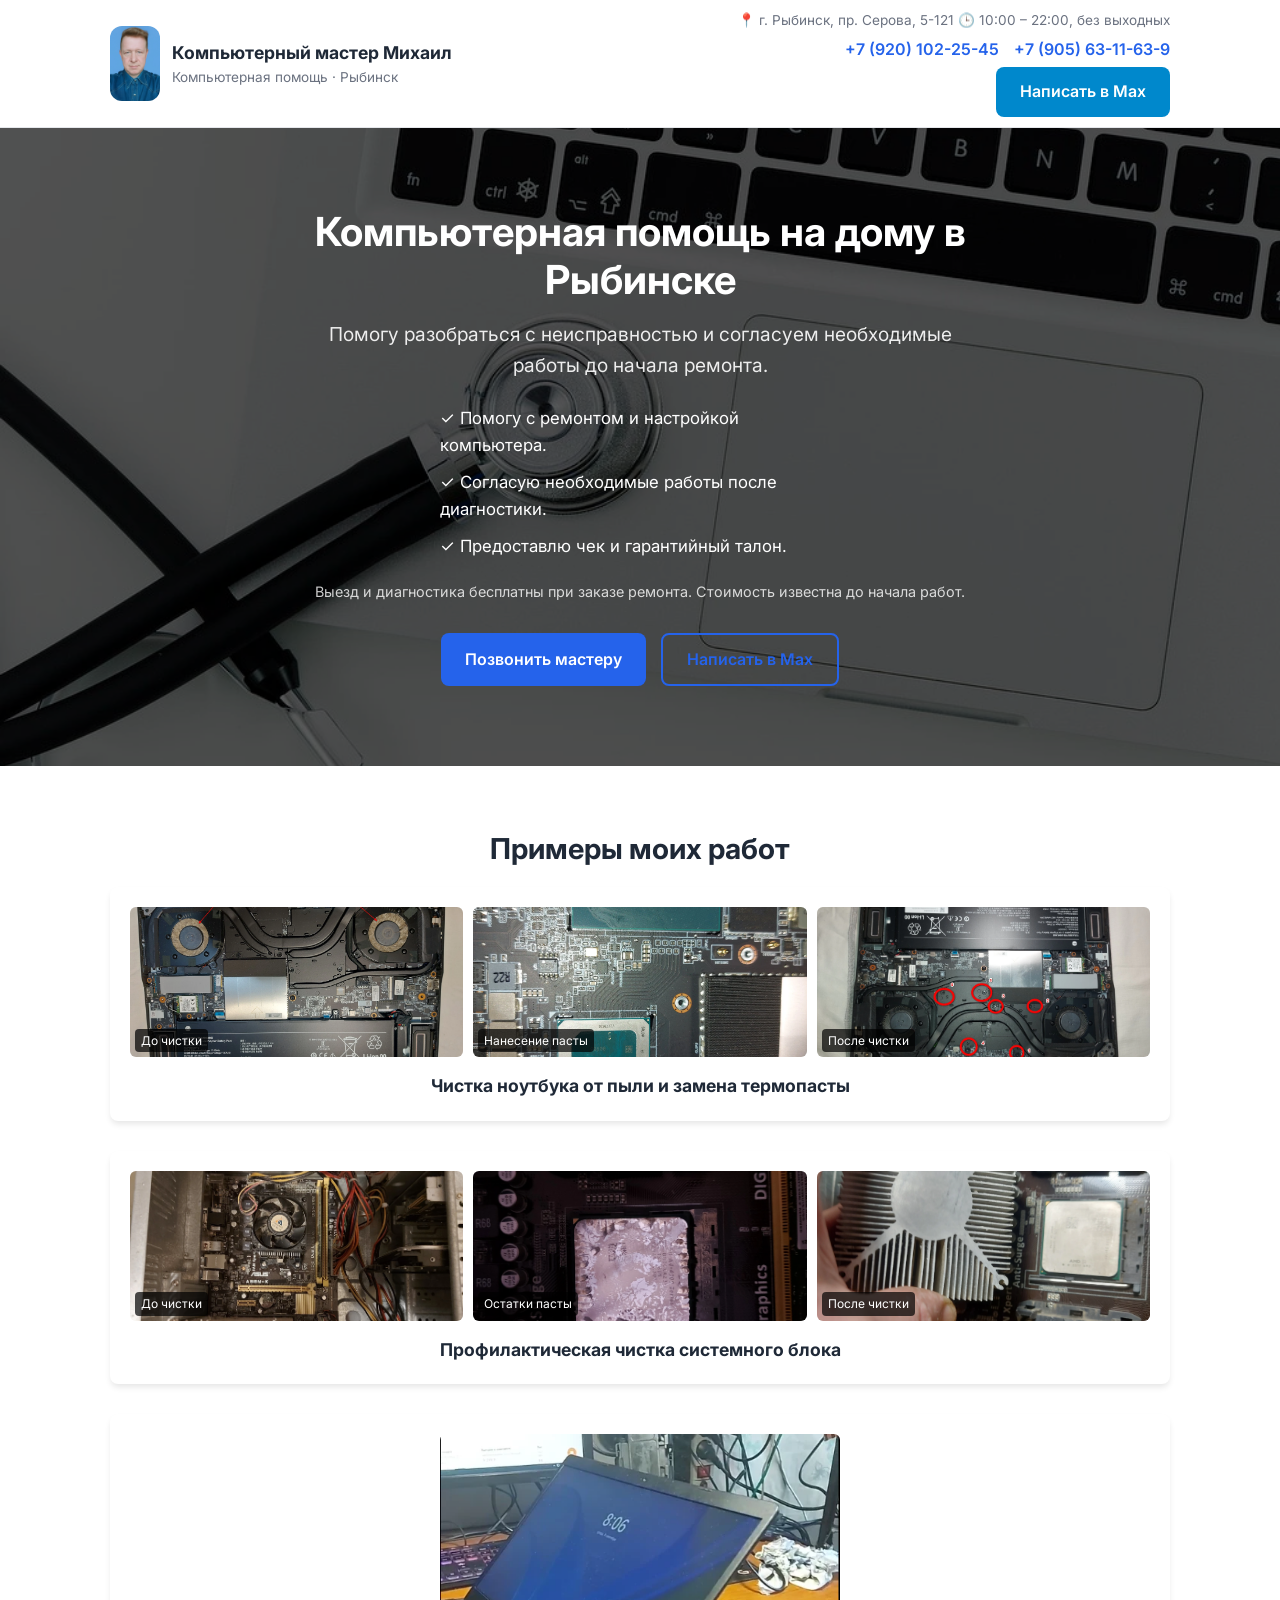
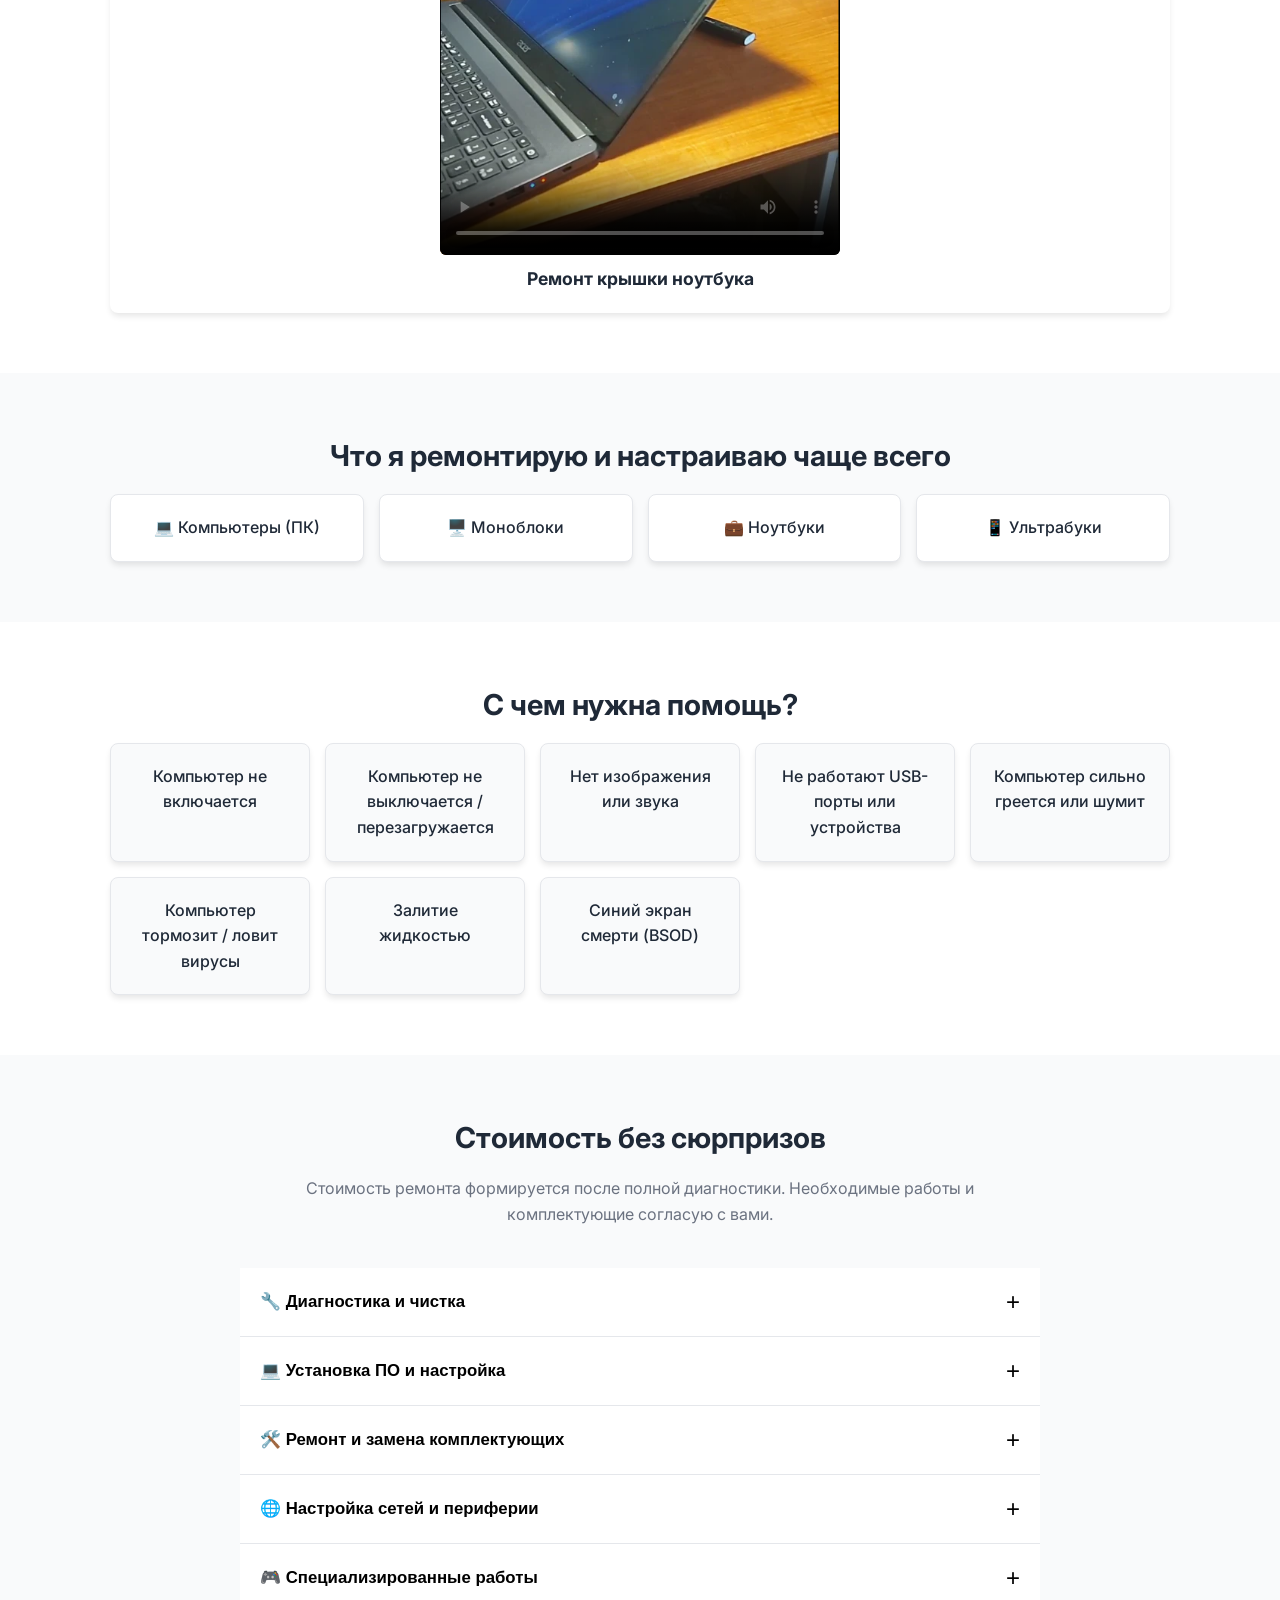
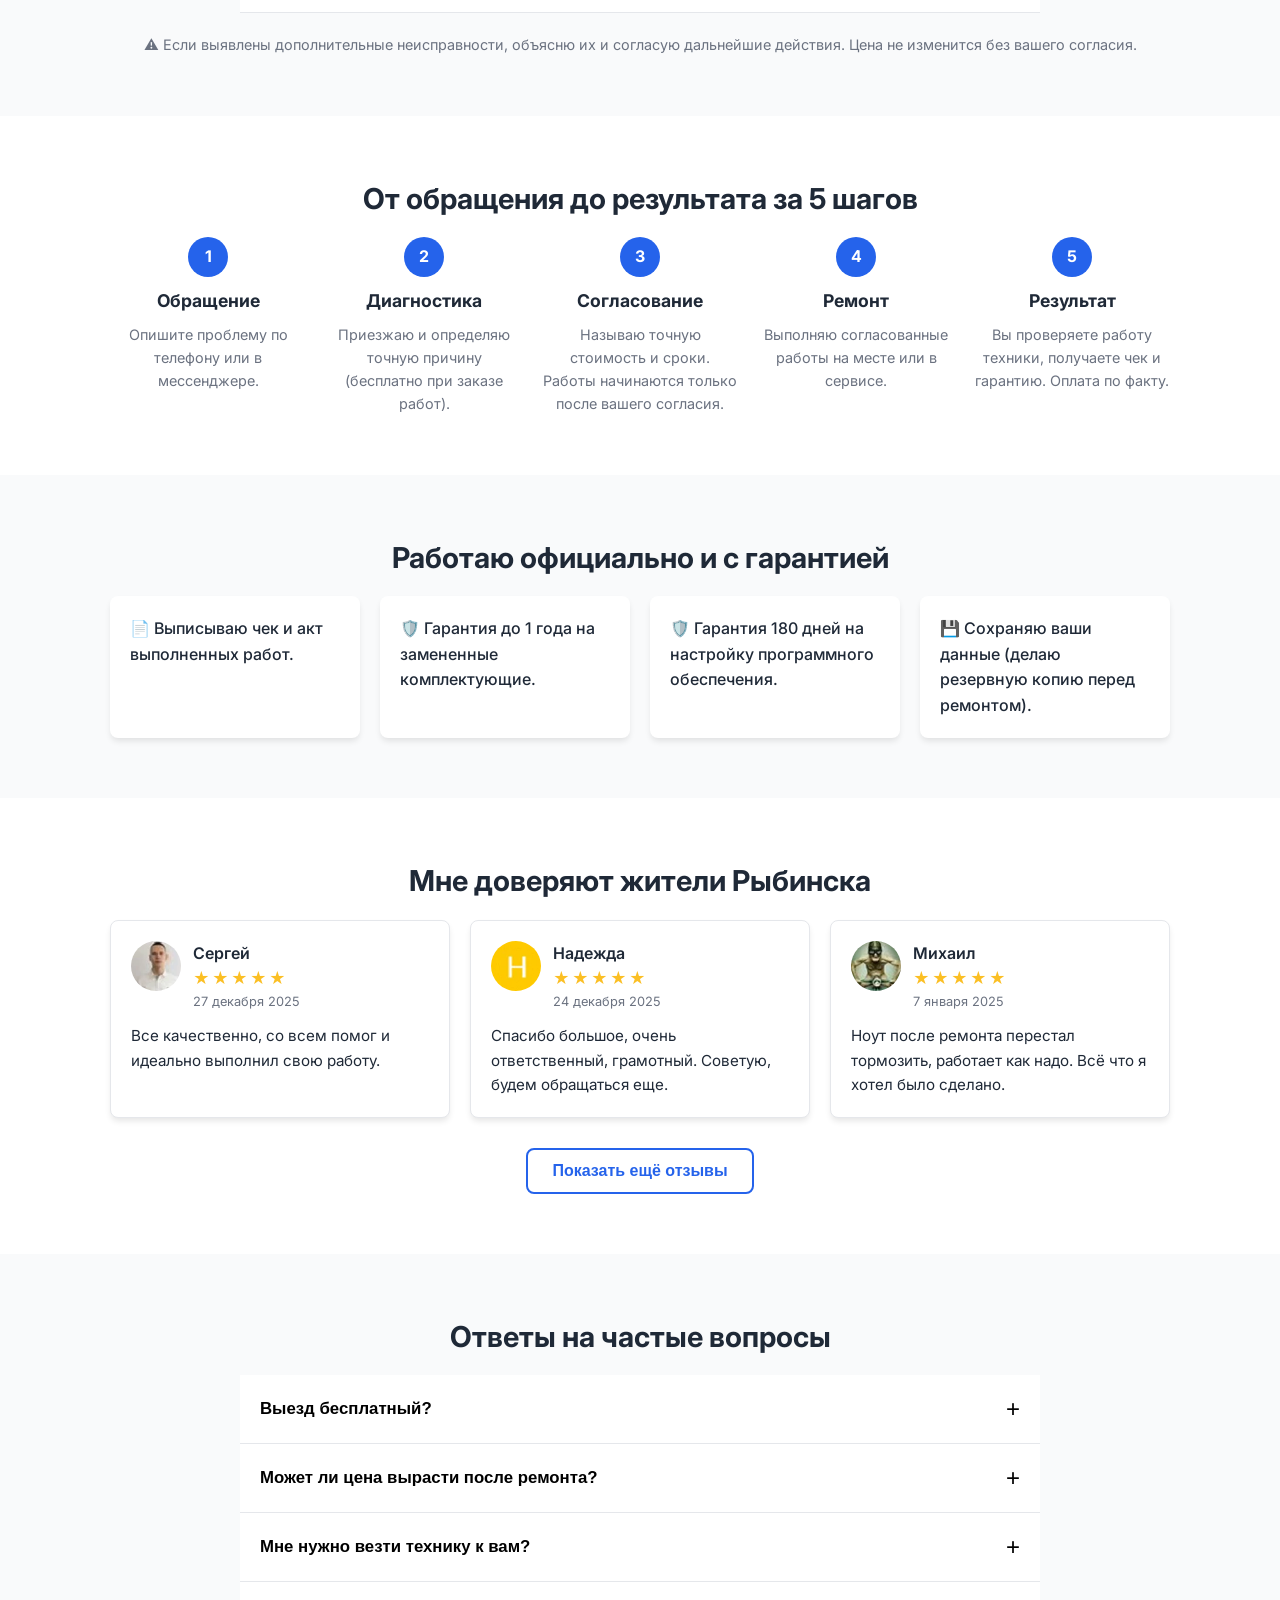
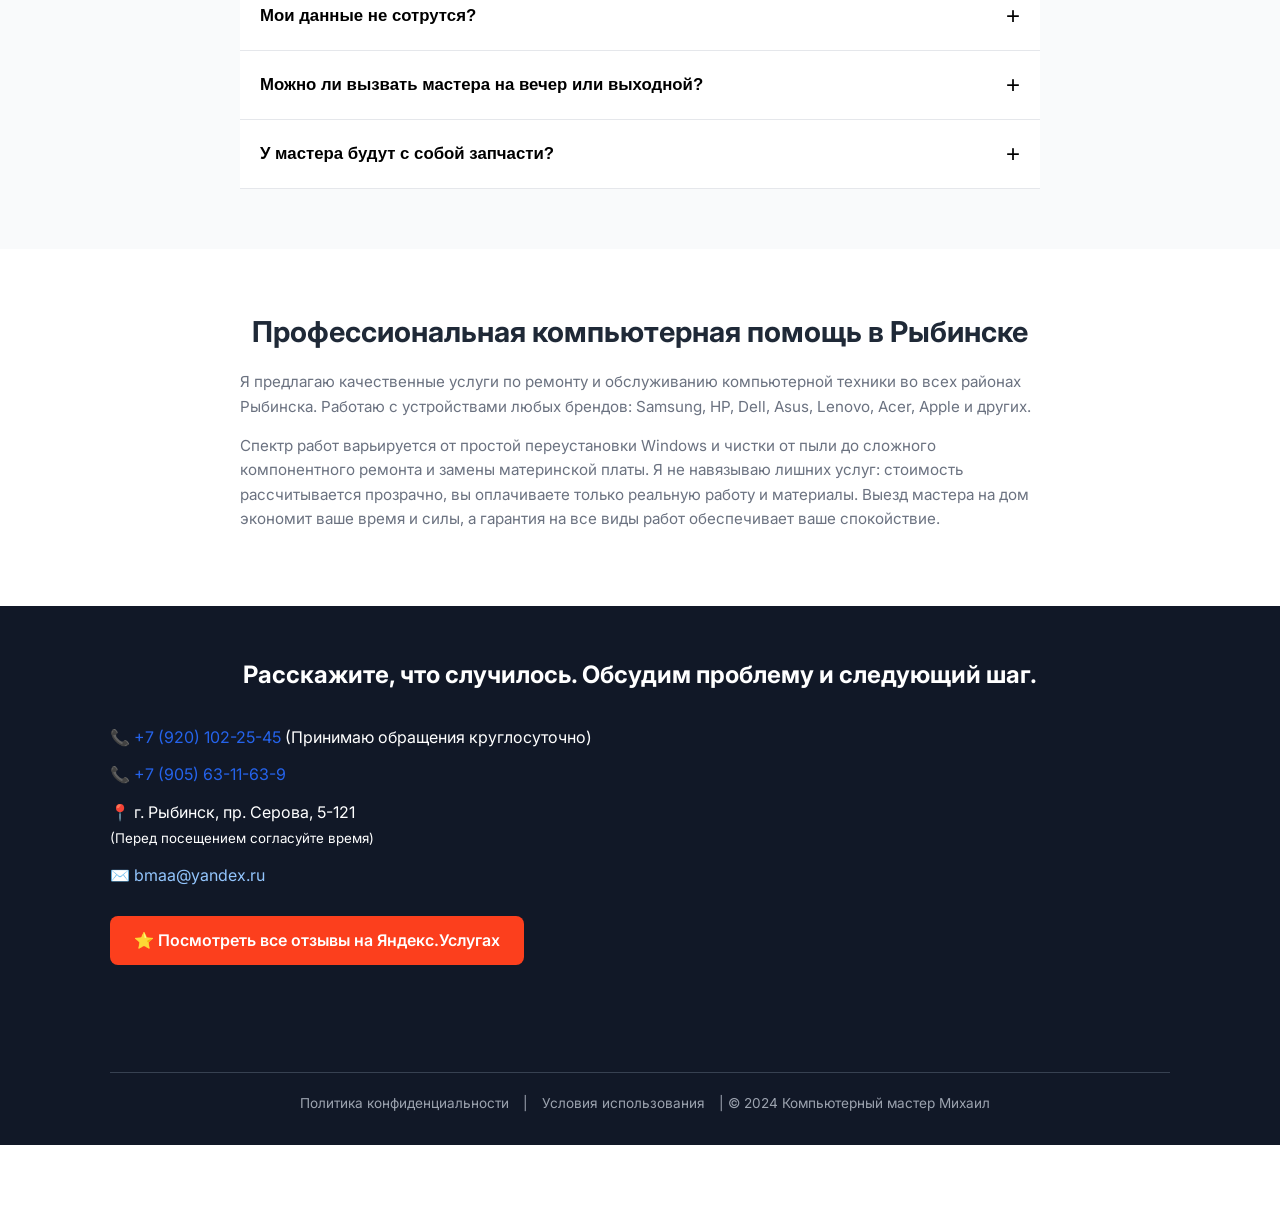
<file: index.html>
<!DOCTYPE html>
<html lang="ru">
<head>
    <meta charset="UTF-8">
    <meta name="viewport" content="width=device-width, initial-scale=1.0">
    <title>Компьютерный мастер Михаил | Ремонт компьютеров и ноутбуков в Рыбинске</title>
	<link rel="icon" type="image/svg+xml" href="data:image/svg+xml,%3Csvg xmlns='http://www.w3.org/2000/svg' viewBox='0 0 64 64'%3E%3Crect x='10' y='10' width='44' height='36' rx='4' fill='%230f172a'/%3E%3Crect x='14' y='14' width='36' height='28' rx='2' fill='%232563eb'/%3E%3Cpath d='M6 48 L58 48 L62 54 L2 54 Z' fill='%23334155'/%3E%3C/svg%3E">
    <meta name="description" content="Срочная компьютерная помощь на дому в Рыбинске. Ремонт ноутбуков, ПК, чистка от пыли, установка Windows. Выезд и диагностика бесплатно. Гарантия.">
    <link rel="stylesheet" href="styles.css">
    <link rel="preconnect" href="https://fonts.googleapis.com">
    <link rel="preconnect" href="https://fonts.gstatic.com" crossorigin>
    <link href="https://fonts.googleapis.com/css2?family=Inter:wght@400;500;600;700&display=swap" rel="stylesheet">
<!-- Yandex.Metrika counter -->
	<script type="text/javascript">
		(function(m,e,t,r,i,k,a){
			m[i]=m[i]||function(){(m[i].a=m[i].a||[]).push(arguments)};
			m[i].l=1*new Date();
			for (var j = 0; j < document.scripts.length; j++) {if (document.scripts[j].src === r) { return; }}
			k=e.createElement(t),a=e.getElementsByTagName(t)[0],k.async=1,k.src=r,a.parentNode.insertBefore(k,a)
		})(window, document,'script','https://mc.yandex.ru/metrika/tag.js?id=114152441', 'ym');

		ym(114152441, 'init', {ssr:true, webvisor:true, clickmap:true, ecommerce:"dataLayer", referrer: document.referrer, url: location.href, accurateTrackBounce:true, trackLinks:true});
	</script>
	<noscript><div><img src="https://mc.yandex.ru/watch/114152441" style="position:absolute; left:-9999px;" alt="" /></div></noscript>
<!-- /Yandex.Metrika counter -->	
</head>
<body>

    <!-- Шапка -->
    <header class="header">
        <div class="container header__inner">
            <div class="header__logo">
                <img src="img/avatar.webp" alt="Мастер Михаил" class="header__avatar" width="50" height="50" loading="lazy">
                <div class="header__info">
                    <span class="header__name">Компьютерный мастер Михаил</span>
                    <span class="header__descriptor">Компьютерная помощь · Рыбинск</span>
                </div>
            </div>
            <div class="header__contacts">
                <div class="header__address">
                    <span>📍 г. Рыбинск, пр. Серова, 5-121</span>
                    <span>🕒 10:00 – 22:00, без выходных</span>
                </div>
                <div class="header__phones">
                    <a href="tel:+79201022545" class="phone-link">+7 (920) 102-25-45</a>
                    <a href="tel:+79056311639" class="phone-link">+7 (905) 63-11-63-9</a>
                </div>
                <a href="https://max.ru/u/f9LHodD0cOLKvyfUFkgpWPVbNnKgt8n8pxTm1MqL_Vqk6Alpi-dypfdpvrs" target="_blank" rel="noopener" class="btn btn--max">Написать в Max</a>
            </div>
        </div>
    </header>

    <main>
        <!-- Первый экран -->
        <section class="hero" style="background-image: linear-gradient(rgba(0,0,0,0.65), rgba(0,0,0,0.65)), url('img/title.webp');">
            <div class="container hero__content">
                <h1>Компьютерная помощь на дому в Рыбинске</h1>
                <p class="hero__subtitle">Помогу разобраться с неисправностью и согласуем необходимые работы до начала ремонта.</p>
                <ul class="hero__benefits">
                    <li>✓ Помогу с ремонтом и настройкой компьютера.</li>
                    <li>✓ Согласую необходимые работы после диагностики.</li>
                    <li>✓ Предоставлю чек и гарантийный талон.</li>
                </ul>
                <p class="hero__trust">Выезд и диагностика бесплатны при заказе ремонта. Стоимость известна до начала работ.</p>
                <div class="hero__actions">
                    <a href="tel:+79201022545" class="btn btn--primary">Позвонить мастеру</a>
                    <a href="https://max.ru/u/f9LHodD0cOLKvyfUFkgpWPVbNnKgt8n8pxTm1MqL_Vqk6Alpi-dypfdpvrs" target="_blank" rel="noopener" class="btn btn--outline">Написать в Max</a>
                </div>
            </div>
        </section>

        <!-- Примеры работ -->
        <section class="section" id="works">
            <div class="container">
                <h2 class="section__title">Примеры моих работ</h2>
                <div class="gallery">
                    <div class="gallery__item">
                        <div class="gallery__grid">
                            <div class="gallery__photo">
                                <img src="works/11.webp" alt="Ноутбук до чистки" loading="lazy">
                                <span class="gallery__caption">До чистки</span>
                            </div>
                            <div class="gallery__photo">
                                <img src="works/12.webp" alt="Нанесение термопасты" loading="lazy">
                                <span class="gallery__caption">Нанесение пасты</span>
                            </div>
                            <div class="gallery__photo">
                                <img src="works/13.webp" alt="Ноутбук после чистки" loading="lazy">
                                <span class="gallery__caption">После чистки</span>
                            </div>
                        </div>
                        <h3 class="gallery__title">Чистка ноутбука от пыли и замена термопасты</h3>
                    </div>
                    <div class="gallery__item">
                        <div class="gallery__grid">
                            <div class="gallery__photo">
                                <img src="works/21.webp" alt="Компьютер до чистки" loading="lazy">
                                <span class="gallery__caption">До чистки</span>
                            </div>
                            <div class="gallery__photo">
                                <img src="works/22.webp" alt="Остатки старой пасты" loading="lazy">
                                <span class="gallery__caption">Остатки пасты</span>
                            </div>
                            <div class="gallery__photo">
                                <img src="works/23.webp" alt="Компьютер после чистки" loading="lazy">
                                <span class="gallery__caption">После чистки</span>
                            </div>
                        </div>
                        <h3 class="gallery__title">Профилактическая чистка системного блока</h3>
                    </div>
					<div class="gallery__item">
                        <div class="gallery__video" style="max-width: 400px; margin: 0 auto;">
                            <video controls poster="works/video-preview.webp" loading="lazy" style="width: 100%; border-radius: 6px; display: block;">
                                <source src="works/video.mp4" type="video/mp4">
                                Ваш браузер не поддерживает видео.
                            </video>
                        </div>
                        <h3 class="gallery__title">Ремонт крышки ноутбука</h3>
                    </div>
                </div>
            </div>
        </section>

        <!-- Что я ремонтирую -->
        <section class="section section--gray">
            <div class="container">
                <h2 class="section__title">Что я ремонтирую и настраиваю чаще всего</h2>
                <div class="devices-grid">
                    <div class="device-card">💻 Компьютеры (ПК)</div>
                    <div class="device-card">🖥️ Моноблоки</div>
                    <div class="device-card">💼 Ноутбуки</div>
                    <div class="device-card">📱 Ультрабуки</div>
                </div>
            </div>
        </section>

        <!-- Типовые проблемы -->
        <section class="section">
            <div class="container">
                <h2 class="section__title">С чем нужна помощь?</h2>
                <div class="problems-grid">
                    <div class="problem-tag">Компьютер не включается</div>
                    <div class="problem-tag">Компьютер не выключается / перезагружается</div>
                    <div class="problem-tag">Нет изображения или звука</div>
                    <div class="problem-tag">Не работают USB-порты или устройства</div>
                    <div class="problem-tag">Компьютер сильно греется или шумит</div>
                    <div class="problem-tag">Компьютер тормозит / ловит вирусы</div>
                    <div class="problem-tag">Залитие жидкостью</div>
                    <div class="problem-tag">Синий экран смерти (BSOD)</div>
                </div>
            </div>
        </section>

        <!-- Прайс-лист -->
        <section class="section section--gray" id="price">
            <div class="container">
                <h2 class="section__title">Стоимость без сюрпризов</h2>
                <p class="section__subtitle">Стоимость ремонта формируется после полной диагностики. Необходимые работы и комплектующие согласую с вами.</p>
                
                <div class="accordion">
                    <div class="accordion__item">
                        <button class="accordion__header">🔧 Диагностика и чистка <span class="accordion__icon">+</span></button>
                        <div class="accordion__content">
                            <ul class="price-list">
                                <li><span>Выезд и диагностика (при ремонте)</span> <span>1000 ₽ / Бесплатно при заказе работ</span></li>
                                <li><span>Чистка от пыли</span> <span>540 – 1480 ₽</span></li>
                                <li><span>Замена термопасты (видеокарта, процессор)</span> <span>500 – 1540 ₽</span></li>
                            </ul>
                        </div>
                    </div>
                    <div class="accordion__item">
                        <button class="accordion__header">💻 Установка ПО и настройка <span class="accordion__icon">+</span></button>
                        <div class="accordion__content">
                            <ul class="price-list">
                                <li><span>Установка WINDOWS</span> <span>1050 – 1600 ₽</span></li>
                                <li><span>Установка офиса (Word, Excel)</span> <span>1050 – 1490 ₽</span></li>
                                <li><span>Установка антивируса (1 год)</span> <span>540 – 1480 ₽</span></li>
                                <li><span>Установка и настройка программы</span> <span>490 – 1610 ₽</span></li>
                                <li><span>Сброс пароля WINDOWS</span> <span>1040 – 1580 ₽</span></li>
                                <li><span>Настройка биоса / Прошивка биоса</span> <span>500 – 1970 ₽</span></li>
                                <li><span>Установка драйвера устройства</span> <span>490 – 1080 ₽</span></li>
                            </ul>
                        </div>
                    </div>
                    <div class="accordion__item">
                        <button class="accordion__header">🛠️ Ремонт и замена комплектующих <span class="accordion__icon">+</span></button>
                        <div class="accordion__content">
                            <ul class="price-list">
                                <li><span>Замена комплектующих (работа)</span> <span>540 – 1530 ₽ + стоимость запчасти</span></li>
                                <li><span>Восстановление частей корпуса</span> <span>1990 – 3960 ₽</span></li>
                                <li><span>Восстановление данных (только HDD)</span> <span>2100 – 4250 ₽</span></li>
                            </ul>
                        </div>
                    </div>
                    <div class="accordion__item">
                        <button class="accordion__header">🌐 Настройка сетей и периферии <span class="accordion__icon">+</span></button>
                        <div class="accordion__content">
                            <ul class="price-list">
                                <li><span>Настройка роутера (с коннектором)</span> <span>530 – 1040 ₽</span></li>
                                <li><span>Сброс/восстановление пароля роутера</span> <span>550 – 1030 ₽</span></li>
                                <li><span>Настройка принтера, сканера, геймпада</span> <span>530 – 1060 ₽</span></li>
                                <li><span>Подключение видеокамер (без монтажа)</span> <span>980 ₽ за камеру</span></li>
                                <li><span>Настройка электронной почты</span> <span>490 – 1520 ₽</span></li>
                                <li><span>Настройка и установка VPN / Proxy</span> <span>2010 – 4000 ₽</span></li>
                            </ul>
                        </div>
                    </div>
                    <div class="accordion__item">
                        <button class="accordion__header">🎮 Специализированные работы <span class="accordion__icon">+</span></button>
                        <div class="accordion__content">
                            <ul class="price-list">
                                <li><span>Сборка ПЕРСОНАЛЬНОГО КОМПЬЮТЕРА</span> <span>1030 – 2080 ₽</span></li>
                                <li><span>Перенести базу 1С</span> <span>2020 – 4200 ₽</span></li>
                                <li><span>Ремонт / Настройка игровых приставок</span> <span>520 – 4030 ₽</span></li>
                                <li><span>Установка программ для видео/аудио монтажа</span> <span>2150 – 3950 ₽</span></li>
                                <li><span>Обучение работе с ПК (30 мин.)</span> <span>1000 ₽</span></li>
                                <li><span>Регистрация в соц. сетях / Размещение объявлений</span> <span>1600 – 4050 ₽</span></li>
                            </ul>
                        </div>
                    </div>
                </div>
                <p class="price-note">⚠️ Если выявлены дополнительные неисправности, объясню их и согласую дальнейшие действия. Цена не изменится без вашего согласия.</p>
            </div>
        </section>

        <!-- Как я работаю -->
        <section class="section">
            <div class="container">
                <h2 class="section__title">От обращения до результата за 5 шагов</h2>
                <div class="steps-grid">
                    <div class="step-card">
                        <div class="step-num">1</div>
                        <h3>Обращение</h3>
                        <p>Опишите проблему по телефону или в мессенджере.</p>
                    </div>
                    <div class="step-card">
                        <div class="step-num">2</div>
                        <h3>Диагностика</h3>
                        <p>Приезжаю и определяю точную причину (бесплатно при заказе работ).</p>
                    </div>
                    <div class="step-card">
                        <div class="step-num">3</div>
                        <h3>Согласование</h3>
                        <p>Называю точную стоимость и сроки. Работы начинаются только после вашего согласия.</p>
                    </div>
                    <div class="step-card">
                        <div class="step-num">4</div>
                        <h3>Ремонт</h3>
                        <p>Выполняю согласованные работы на месте или в сервисе.</p>
                    </div>
                    <div class="step-card">
                        <div class="step-num">5</div>
                        <h3>Результат</h3>
                        <p>Вы проверяете работу техники, получаете чек и гарантию. Оплата по факту.</p>
                    </div>
                </div>
            </div>
        </section>

        <!-- Гарантии -->
        <section class="section section--gray">
            <div class="container">
                <h2 class="section__title">Работаю официально и с гарантией</h2>
                <div class="guarantees-grid">
                    <div class="guarantee-item">📄 Выписываю чек и акт выполненных работ.</div>
                    <div class="guarantee-item">🛡️ Гарантия до 1 года на замененные комплектующие.</div>
                    <div class="guarantee-item">🛡️ Гарантия 180 дней на настройку программного обеспечения.</div>
                    <div class="guarantee-item">💾 Сохраняю ваши данные (делаю резервную копию перед ремонтом).</div>
                </div>
            </div>
        </section>

        <!-- Отзывы -->
        <section class="section" id="reviews">
            <div class="container">
                <h2 class="section__title">Мне доверяют жители Рыбинска</h2>
                <div class="reviews-list" id="reviewsList">
                    <!-- Первые 3 отзыва открыты -->
                    <div class="review-card">
                        <div class="review__header">
                            <img src="otzyvy/a19.webp" alt="Сергей" class="review__avatar" loading="lazy">
                            <div>
                                <div class="review__name">Сергей</div>
                                <div class="review__stars">★★★★★</div>
                                <div class="review__date">27 декабря 2025</div>
                            </div>
                        </div>
                        <p class="review__text">Все качественно, со всем помог и идеально выполнил свою работу.</p>
                    </div>
                    <div class="review-card">
                        <div class="review__header">
                            <img src="otzyvy/a20.webp" alt="Надежда" class="review__avatar" loading="lazy">
                            <div>
                                <div class="review__name">Надежда</div>
                                <div class="review__stars">★★★★★</div>
                                <div class="review__date">24 декабря 2025</div>
                            </div>
                        </div>
                        <p class="review__text">Спасибо большое, очень ответственный, грамотный. Советую, будем обращаться еще.</p>
                    </div>
                    <div class="review-card">
                        <div class="review__header">
                            <img src="otzyvy/a21.webp" alt="Михаил" class="review__avatar" loading="lazy">
                            <div>
                                <div class="review__name">Михаил</div>
                                <div class="review__stars">★★★★★</div>
                                <div class="review__date">7 января 2025</div>
                            </div>
                        </div>
                        <p class="review__text">Ноут после ремонта перестал тормозить, работает как надо. Всё что я хотел было сделано.</p>
                    </div>
                    
                    <!-- Скрытые отзывы -->
                    <div class="review-card hidden-review">
                        <div class="review__header">
                            <img src="otzyvy/a22.webp" alt="Александр" class="review__avatar" loading="lazy">
                            <div>
                                <div class="review__name">Александр</div>
                                <div class="review__stars">★★★★★</div>
                                <div class="review__date">18 октября 2024</div>
                            </div>
                        </div>
                        <p class="review__text">Отличный специалист. Казалось, что придется покупать новый системник, но он восстановил неисправный. Рекомендую.</p>
                    </div>
                    <div class="review-card hidden-review">
                        <div class="review__header">
                            <img src="otzyvy/a23.webp" alt="Елена" class="review__avatar" loading="lazy">
                            <div>
                                <div class="review__name">Елена</div>
                                <div class="review__stars">★★★★★</div>
                                <div class="review__date">11 октября 2024</div>
                            </div>
                        </div>
                        <p class="review__text">Грамотный и квалифицированный мастер. Работает прозрачно, ничего лишнего не навязывает. Расценки демократичные и дает гарантийный срок.</p>
                    </div>
                    <div class="review-card hidden-review">
                        <div class="review__header">
                            <img src="otzyvy/a24.webp" alt="Полина Полянская" class="review__avatar" loading="lazy">
                            <div>
                                <div class="review__name">Полина Полянская</div>
                                <div class="review__stars">★★★★★</div>
                                <div class="review__date">29 сентября 2024</div>
                            </div>
                        </div>
                        <p class="review__text">Обращаюсь уже не первый раз, все быстро и качественно, особенно когда срочно нужно решить какую то проблему с поломкой.</p>
                    </div>
                    <div class="review-card hidden-review">
                        <div class="review__header">
                            <img src="otzyvy/a25.webp" alt="Денис" class="review__avatar" loading="lazy">
                            <div>
                                <div class="review__name">Денис</div>
                                <div class="review__stars">★★★★★</div>
                                <div class="review__date">22 сентября 2024</div>
                            </div>
                        </div>
                        <p class="review__text">Мастер своего дела. Были трудности с поиском запчастей, т.к. компьютер старенький, мастер все нашел, собрал и установил все требуемые программы.</p>
                    </div>
                    <div class="review-card hidden-review">
                        <div class="review__header">
                            <img src="otzyvy/a26.webp" alt="Дмитрий" class="review__avatar" loading="lazy">
                            <div>
                                <div class="review__name">Дмитрий</div>
                                <div class="review__stars">★★★★★</div>
                                <div class="review__date">13 сентября 2024</div>
                            </div>
                        </div>
                        <p class="review__text">Михаил сделал все как договорились, комп принял в работу через 15 мин после первого звонка. Отдал мне после ночной смены, объяснив подробно что сделано.</p>
                    </div>
                    <div class="review-card hidden-review">
                        <div class="review__header">
                            <img src="otzyvy/a27.webp" alt="Ульяна" class="review__avatar" loading="lazy">
                            <div>
                                <div class="review__name">Ульяна</div>
                                <div class="review__stars">★★★★★</div>
                                <div class="review__date">9 июля 2024</div>
                            </div>
                        </div>
                        <p class="review__text">Михаил быстро починил ноутбук, чему я очень рада) Ещё и попытался объяснить мне техническую составляющую ремонта.</p>
                    </div>
                    <div class="review-card hidden-review">
                        <div class="review__header">
                            <img src="otzyvy/a1.webp" alt="Алексей" class="review__avatar" loading="lazy">
                            <div>
                                <div class="review__name">Алексей</div>
                                <div class="review__stars">★★★★★</div>
                                <div class="review__date">30 июня 2024</div>
                            </div>
                        </div>
                        <p class="review__text">Отзывчивый и порядочный специалист. В дополнение подсказал какие действия можно предпринять, проконсультировал максимально развёрнуто.</p>
                    </div>
                    <div class="review-card hidden-review">
                        <div class="review__header">
                            <img src="otzyvy/a2.webp" alt="Юлия" class="review__avatar" loading="lazy">
                            <div>
                                <div class="review__name">Юлия</div>
                                <div class="review__stars">★★★★★</div>
                                <div class="review__date">5 июня 2024</div>
                            </div>
                        </div>
                        <p class="review__text">Михаил, спасибо! Дело довел до конца. Все отремонтировал и убедился что все работает. Общительный, все подробно объясняет.</p>
                    </div>
                    <div class="review-card hidden-review">
                        <div class="review__header">
                            <img src="otzyvy/a3.webp" alt="Владимир" class="review__avatar" loading="lazy">
                            <div>
                                <div class="review__name">Владимир</div>
                                <div class="review__stars">★★★★★</div>
                                <div class="review__date">24 марта 2024</div>
                            </div>
                        </div>
                        <p class="review__text">Позвонил, договорились о встрече, сдал системник для чистки от пыли и замены термопасты! Все сделал аккуратно и быстро, рекомендую.</p>
                    </div>
                    <div class="review-card hidden-review">
                        <div class="review__header">
                            <img src="otzyvy/a12.webp" alt="Андрей" class="review__avatar" loading="lazy">
                            <div>
                                <div class="review__name">Андрей</div>
                                <div class="review__stars">★★★★★</div>
                                <div class="review__date">12 ноября 2021</div>
                            </div>
                        </div>
                        <p class="review__text">Чинил мне ноутбук, а именно перенос и восстановление данных с жесткого. Сработал на 5+, в общении видно, что дело знает. Рекомендую!</p>
                    </div>
                </div>
                <div class="reviews__actions">
                    <button id="showMoreReviews" class="btn btn--outline">Показать ещё отзывы</button>
                </div>
            </div>
        </section>

        <!-- FAQ -->
        <section class="section section--gray">
            <div class="container">
                <h2 class="section__title">Ответы на частые вопросы</h2>
                <div class="accordion">
                    <div class="accordion__item">
                        <button class="accordion__header">Выезд бесплатный? <span class="accordion__icon">+</span></button>
                        <div class="accordion__content"><p>Да, выезд и диагностика полностью бесплатны при заказе ремонта.</p></div>
                    </div>
                    <div class="accordion__item">
                        <button class="accordion__header">Может ли цена вырасти после ремонта? <span class="accordion__icon">+</span></button>
                        <div class="accordion__content"><p>Нет. Согласовываю итоговую стоимость до начала работ. Если вы не согласны, вы можете отказаться от ремонта без оплаты.</p></div>
                    </div>
                    <div class="accordion__item">
                        <button class="accordion__header">Мне нужно везти технику к вам? <span class="accordion__icon">+</span></button>
                        <div class="accordion__content"><p>Нет, приеду к вам домой или в офис в удобное время. Сложный ремонт проводится в моей мастерской с оформлением документов о приеме.</p></div>
                    </div>
                    <div class="accordion__item">
                        <button class="accordion__header">Мои данные не сотрутся? <span class="accordion__icon">+</span></button>
                        <div class="accordion__content"><p>Нет, перед началом работ я делаю резервную копию всех важных данных.</p></div>
                    </div>
                    <div class="accordion__item">
                        <button class="accordion__header">Можно ли вызвать мастера на вечер или выходной? <span class="accordion__icon">+</span></button>
                        <div class="accordion__content"><p>Да, я работаю без выходных и праздников с 10:00 до 22:00.</p></div>
                    </div>
                    <div class="accordion__item">
                        <button class="accordion__header">У мастера будут с собой запчасти? <span class="accordion__icon">+</span></button>
                        <div class="accordion__content"><p>Да, на основе вашего описания проблемы я беру с собой наиболее вероятные комплектующие. Остальное доставляется со склада без рыночной наценки.</p></div>
                    </div>
                </div>
            </div>
        </section>

        <!-- SEO Блок -->
        <section class="section">
            <div class="container">
                <h2 class="section__title">Профессиональная компьютерная помощь в Рыбинске</h2>
                <div class="seo-text">
                    <p>Я предлагаю качественные услуги по ремонту и обслуживанию компьютерной техники во всех районах Рыбинска. Работаю с устройствами любых брендов: Samsung, HP, Dell, Asus, Lenovo, Acer, Apple и других.</p>
                    <p>Спектр работ варьируется от простой переустановки Windows и чистки от пыли до сложного компонентного ремонта и замены материнской платы. Я не навязываю лишних услуг: стоимость рассчитывается прозрачно, вы оплачиваете только реальную работу и материалы. Выезд мастера на дом экономит ваше время и силы, а гарантия на все виды работ обеспечивает ваше спокойствие.</p>
                </div>
            </div>
        </section>
    </main>

    <!-- Подвал -->
    <footer class="footer">
        <div class="container">
            <h2 class="footer__title">Расскажите, что случилось. Обсудим проблему и следующий шаг.</h2>
            <div class="footer__contacts">
                <div class="footer__info">
                    <p>📞 <a href="tel:+79201022545" class="phone-link">+7 (920) 102-25-45</a> (Принимаю обращения круглосуточно)</p>
                    <p>📞 <a href="tel:+79056311639" class="phone-link">+7 (905) 63-11-63-9</a></p>
                    <p>📍 г. Рыбинск, пр. Серова, 5-121 <br><small>(Перед посещением согласуйте время)</small></p>
                    <p>✉️ <a href="mailto:bmaa@yandex.ru" class="footer__link">bmaa@yandex.ru</a></p>
                    <a href="https://uslugi.yandex.ru/profile/MikhailBorisenko-414433?from=suggest&occupationId=%2Fkomp_utery-i-it&specId=%2Fkomp_utery-i-it%2Fkomp_uternaa-pomos_#reviews" target="_blank" rel="noopener" class="btn btn--yandex">⭐ Посмотреть все отзывы на Яндекс.Услугах</a>
                </div>
                <div class="footer__map">
                    <iframe src="https://yandex.ru/map-widget/v1/?ll=38.777791%2C58.058912&z=16&pt=38.777791,58.058912,pm2rdm" width="100%" height="300" frameborder="0" allowfullscreen="true" loading="lazy" style="border-radius: 8px;"></iframe>
                </div>
            </div>
            <div class="footer__legal">
                <a href="privacy.html">Политика конфиденциальности</a> | 
                <a href="terms.html">Условия использования</a> | 
                <span>© 2024 Компьютерный мастер Михаил</span>
            </div>
        </div>
    </footer>

    <!-- Мобильная липкая панель -->
    <div class="mobile-sticky-bar">
        <a href="tel:+79201022545" class="sticky-btn sticky-btn--call">📞 Позвонить</a>
        <a href="https://max.ru/u/f9LHodD0cOLKvyfUFkgpWPVbNnKgt8n8pxTm1MqL_Vqk6Alpi-dypfdpvrs" target="_blank" rel="noopener" class="sticky-btn sticky-btn--max">💬 Max</a>
    </div>

    <script src="script.js"></script>
</body>
</html>
</file>
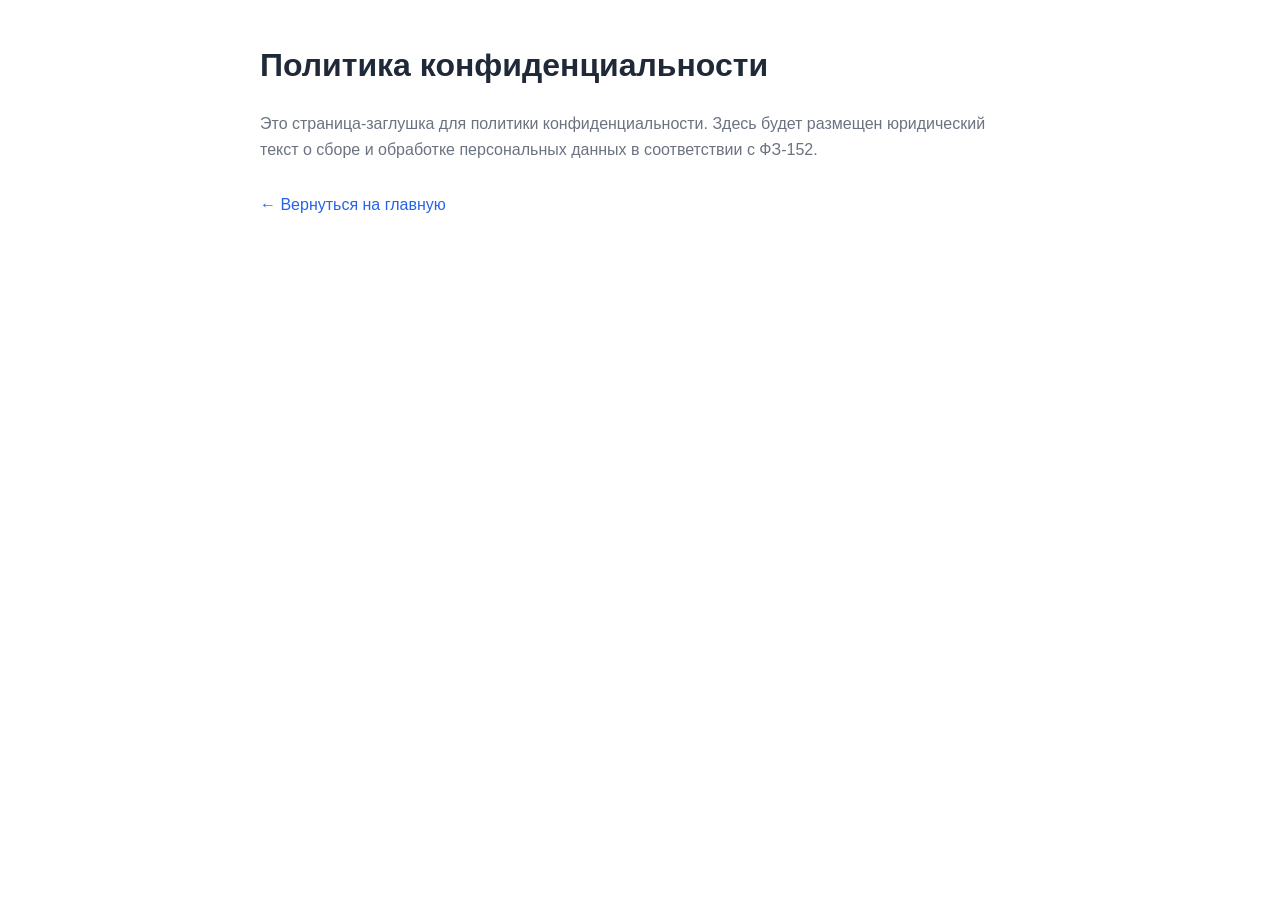
<file: privacy.html>
<!DOCTYPE html>
<html lang="ru">
<head>
    <meta charset="UTF-8">
    <meta name="viewport" content="width=device-width, initial-scale=1.0">
    <title>Политика конфиденциальности</title>
    <link rel="stylesheet" href="styles.css">
</head>
<body>
    <div class="container" style="padding: 40px 20px; max-width: 800px;">
        <h1>Политика конфиденциальности</h1>
        <p style="margin-top: 20px; color: #6b7280;">Это страница-заглушка для политики конфиденциальности. Здесь будет размещен юридический текст о сборе и обработке персональных данных в соответствии с ФЗ-152.</p>
        <a href="index.html" style="display: inline-block; margin-top: 30px; color: #2563eb;">← Вернуться на главную</a>
    </div>
</body>
</html>
</file>
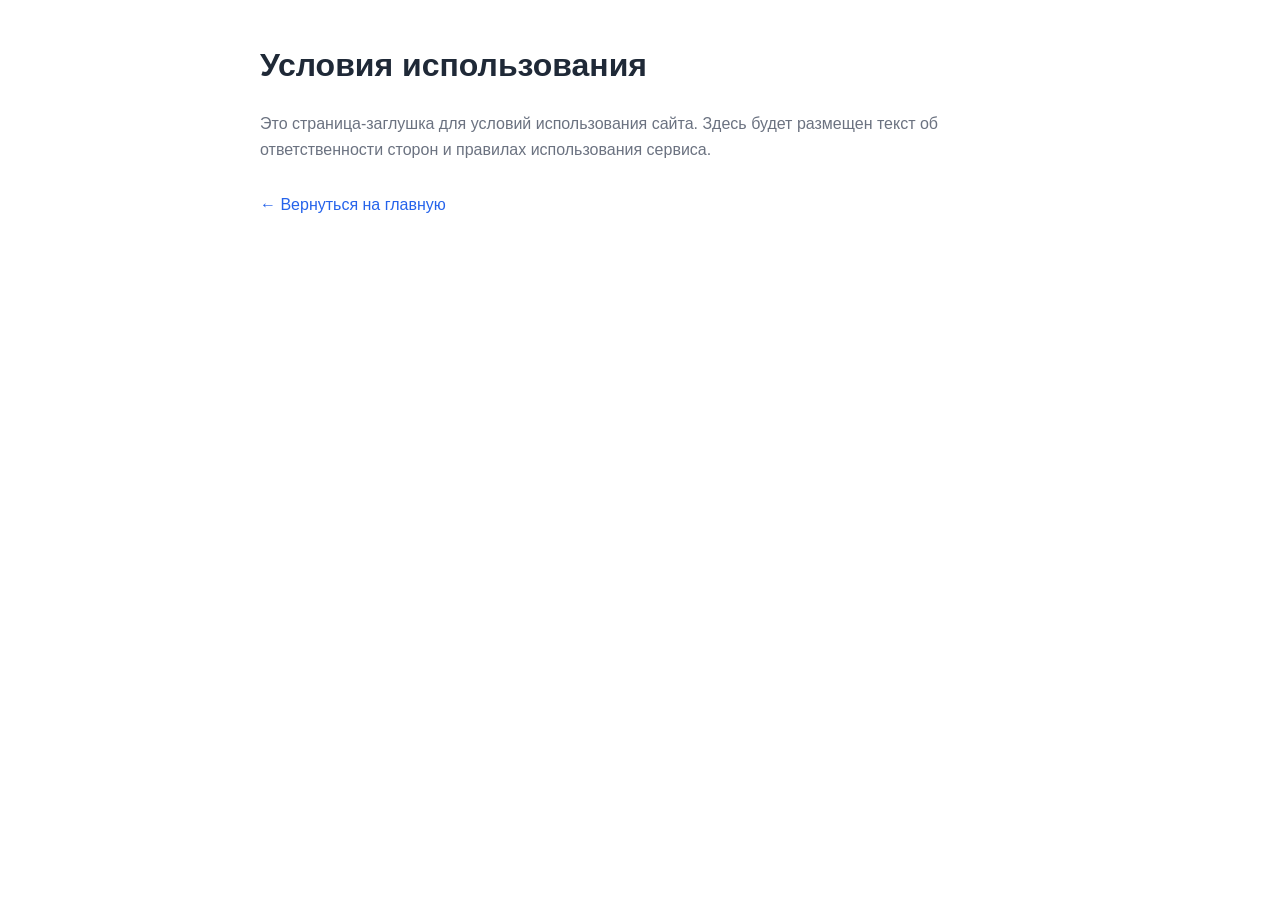
<file: terms.html>
<!DOCTYPE html>
<html lang="ru">
<head>
    <meta charset="UTF-8">
    <meta name="viewport" content="width=device-width, initial-scale=1.0">
    <title>Условия использования</title>
    <link rel="stylesheet" href="styles.css">
</head>
<body>
    <div class="container" style="padding: 40px 20px; max-width: 800px;">
        <h1>Условия использования</h1>
        <p style="margin-top: 20px; color: #6b7280;">Это страница-заглушка для условий использования сайта. Здесь будет размещен текст об ответственности сторон и правилах использования сервиса.</p>
        <a href="index.html" style="display: inline-block; margin-top: 30px; color: #2563eb;">← Вернуться на главную</a>
    </div>
</body>
</html>
</file>
<file: styles.css>
:root {
    --primary: #2563eb;
    --primary-dark: #1d4ed8;
    --max-color: #0088cc;
    --yandex-color: #fc3f1d;
    --text: #1f2937;
    --text-light: #6b7280;
    --bg: #ffffff;
    --bg-gray: #f9fafb;
    --border: #e5e7eb;
    --radius: 8px;
    --shadow: 0 4px 6px -1px rgba(0, 0, 0, 0.1);
}

* { box-sizing: border-box; margin: 0; padding: 0; }
body { font-family: 'Inter', sans-serif; color: var(--text); line-height: 1.6; background: var(--bg); padding-bottom: 60px; }
.container { max-width: 1100px; margin: 0 auto; padding: 0 20px; }
a { text-decoration: none; color: inherit; }
img, video { max-width: 100%; height: auto; display: block; }

/* Кнопки */
.btn { display: inline-flex; align-items: center; justify-content: center; padding: 12px 24px; border-radius: var(--radius); font-weight: 600; transition: 0.2s; cursor: pointer; border: none; font-size: 1rem; }
.btn--primary { background: var(--primary); color: white; }
.btn--primary:hover { background: var(--primary-dark); }
.btn--outline { background: transparent; border: 2px solid var(--primary); color: var(--primary); }
.btn--outline:hover { background: var(--primary); color: white; }
.btn--max { background: var(--max-color); color: white; }
.btn--max:hover { opacity: 0.9; }
.btn--yandex { background: var(--yandex-color); color: white; margin-top: 15px; display: inline-block; }

/* Шапка */
.header { background: white; border-bottom: 1px solid var(--border); position: sticky; top: 0; z-index: 100; padding: 10px 0; }
.header__inner { display: flex; justify-content: space-between; align-items: center; flex-wrap: wrap; gap: 15px; }
.header__logo { display: flex; align-items: center; gap: 12px; }
.header__avatar { border-radius: 12px; object-fit: cover; }
.header__info { display: flex; flex-direction: column; }
.header__name { font-weight: 700; font-size: 1.1rem; }
.header__descriptor { font-size: 0.85rem; color: var(--text-light); }
.header__contacts { display: flex; flex-direction: column; align-items: flex-end; gap: 5px; }
.header__address { font-size: 0.85rem; color: var(--text-light); text-align: right; }
.header__phones { display: flex; gap: 15px; font-weight: 600; }
.phone-link { color: var(--primary); }
.phone-link:hover { text-decoration: underline; }

/* Hero */
.hero { background-size: cover; background-position: center; color: white; padding: 80px 0; text-align: center; }
.hero__content { max-width: 700px; margin: 0 auto; }
.hero h1 { font-size: 2.5rem; margin-bottom: 15px; line-height: 1.2; }
.hero__subtitle { font-size: 1.2rem; margin-bottom: 25px; opacity: 0.9; }
.hero__benefits { list-style: none; text-align: left; max-width: 400px; margin: 0 auto 20px; }
.hero__benefits li { margin-bottom: 10px; font-size: 1.05rem; }
.hero__trust { font-size: 0.9rem; opacity: 0.8; margin-bottom: 30px; }
.hero__actions { display: flex; gap: 15px; justify-content: center; flex-wrap: wrap; }

/* Секции */
.section { padding: 60px 0; }
.section--gray { background: var(--bg-gray); }
.section__title { font-size: 1.8rem; text-align: center; margin-bottom: 15px; }
.section__subtitle { text-align: center; color: var(--text-light); margin-bottom: 40px; max-width: 700px; margin-left: auto; margin-right: auto; }

/* Галерея работ */
.gallery { display: grid; gap: 30px; }
.gallery__item { background: white; padding: 20px; border-radius: var(--radius); box-shadow: var(--shadow); }
.gallery__grid { display: grid; grid-template-columns: repeat(3, 1fr); gap: 10px; margin-bottom: 15px; }
.gallery__photo { position: relative; }
.gallery__photo img { width: 100%; height: 150px; object-fit: cover; border-radius: 6px; }
.gallery__caption { position: absolute; bottom: 5px; left: 5px; background: rgba(0,0,0,0.7); color: white; font-size: 0.75rem; padding: 2px 6px; border-radius: 4px; }
.gallery__video video { width: 100%; border-radius: 6px; }
.gallery__title { text-align: center; font-size: 1.1rem; margin-top: 10px; }

/* Устройства и проблемы */
.devices-grid, .problems-grid { display: grid; grid-template-columns: repeat(auto-fit, minmax(200px, 1fr)); gap: 15px; }
.device-card, .problem-tag { background: white; padding: 20px; border-radius: var(--radius); text-align: center; font-weight: 500; box-shadow: var(--shadow); border: 1px solid var(--border); }
.problem-tag { background: var(--bg-gray); cursor: default; }

/* Аккордеон (Прайс и FAQ) */
.accordion { max-width: 800px; margin: 0 auto; }
.accordion__item { border-bottom: 1px solid var(--border); }
.accordion__header { width: 100%; text-align: left; padding: 20px; background: white; border: none; font-size: 1.05rem; font-weight: 600; cursor: pointer; display: flex; justify-content: space-between; align-items: center; }
.accordion__icon { font-size: 1.5rem; font-weight: 300; transition: transform 0.3s; }
.accordion__header.active .accordion__icon { transform: rotate(45deg); }
.accordion__content { max-height: 0; overflow: hidden; transition: max-height 0.3s ease-out; background: var(--bg-gray); }
.accordion__content p, .accordion__content ul { padding: 0 20px 20px; }
.price-list { list-style: none; }
.price-list li { display: flex; justify-content: space-between; padding: 10px 0; border-bottom: 1px dashed var(--border); font-size: 0.95rem; }
.price-list li:last-child { border-bottom: none; }
.price-note { text-align: center; margin-top: 20px; font-size: 0.9rem; color: var(--text-light); }

/* Шаги */
.steps-grid { display: grid; grid-template-columns: repeat(auto-fit, minmax(180px, 1fr)); gap: 20px; text-align: center; }
.step-num { width: 40px; height: 40px; background: var(--primary); color: white; border-radius: 50%; display: flex; align-items: center; justify-content: center; font-weight: 700; margin: 0 auto 10px; }
.step-card h3 { font-size: 1.1rem; margin-bottom: 8px; }
.step-card p { font-size: 0.9rem; color: var(--text-light); }

/* Гарантии */
.guarantees-grid { display: grid; grid-template-columns: repeat(auto-fit, minmax(250px, 1fr)); gap: 20px; }
.guarantee-item { background: white; padding: 20px; border-radius: var(--radius); box-shadow: var(--shadow); font-weight: 500; }

/* Отзывы */
.reviews-list { display: grid; grid-template-columns: repeat(auto-fit, minmax(300px, 1fr)); gap: 20px; margin-bottom: 30px; }
.review-card { background: white; padding: 20px; border-radius: var(--radius); box-shadow: var(--shadow); border: 1px solid var(--border); }
.review__header { display: flex; gap: 12px; margin-bottom: 12px; }
.review__avatar { width: 50px; height: 50px; border-radius: 50%; object-fit: cover; }
.review__name { font-weight: 600; }
.review__stars { color: #fbbf24; letter-spacing: 2px; }
.review__date { font-size: 0.8rem; color: var(--text-light); }
.review__text { font-size: 0.95rem; color: var(--text); }
.hidden-review { display: none; }
.reviews__actions { text-align: center; }

/* SEO и Футер */
.seo-text { max-width: 800px; margin: 0 auto; color: var(--text-light); font-size: 0.95rem; }
.seo-text p { margin-bottom: 15px; }
.footer { background: #111827; color: white; padding: 50px 0 30px; }
.footer__title { text-align: center; margin-bottom: 30px; font-size: 1.5rem; }
.footer__contacts { display: grid; grid-template-columns: 1fr 1fr; gap: 40px; align-items: start; }
.footer__info p { margin-bottom: 12px; }
.footer__link { color: #93c5fd; }
.footer__map iframe { border-radius: var(--radius); }
.footer__legal { text-align: center; margin-top: 40px; padding-top: 20px; border-top: 1px solid #374151; font-size: 0.85rem; color: #9ca3af; }
.footer__legal a { color: #9ca3af; margin: 0 10px; }

/* Мобильная липкая панель */
.mobile-sticky-bar { display: none; position: fixed; bottom: 0; left: 0; right: 0; background: white; border-top: 1px solid var(--border); padding: 10px 20px; z-index: 1000; box-shadow: 0 -4px 6px rgba(0,0,0,0.05); }
.sticky-btn { flex: 1; text-align: center; padding: 12px; border-radius: var(--radius); font-weight: 600; color: white; }
.sticky-btn--call { background: var(--primary); margin-right: 10px; }
.sticky-btn--max { background: var(--max-color); }

/* Адаптив */
@media (max-width: 768px) {
    .header__inner { flex-direction: column; align-items: flex-start; }
    .header__contacts { align-items: flex-start; width: 100%; margin-top: 10px; }
    .header__phones { flex-direction: column; gap: 5px; }
    .hero h1 { font-size: 1.8rem; }
    .gallery__grid { grid-template-columns: 1fr; }
    .footer__contacts { grid-template-columns: 1fr; }
    .mobile-sticky-bar { display: flex; }
    body { padding-bottom: 70px; }
}
</file>
